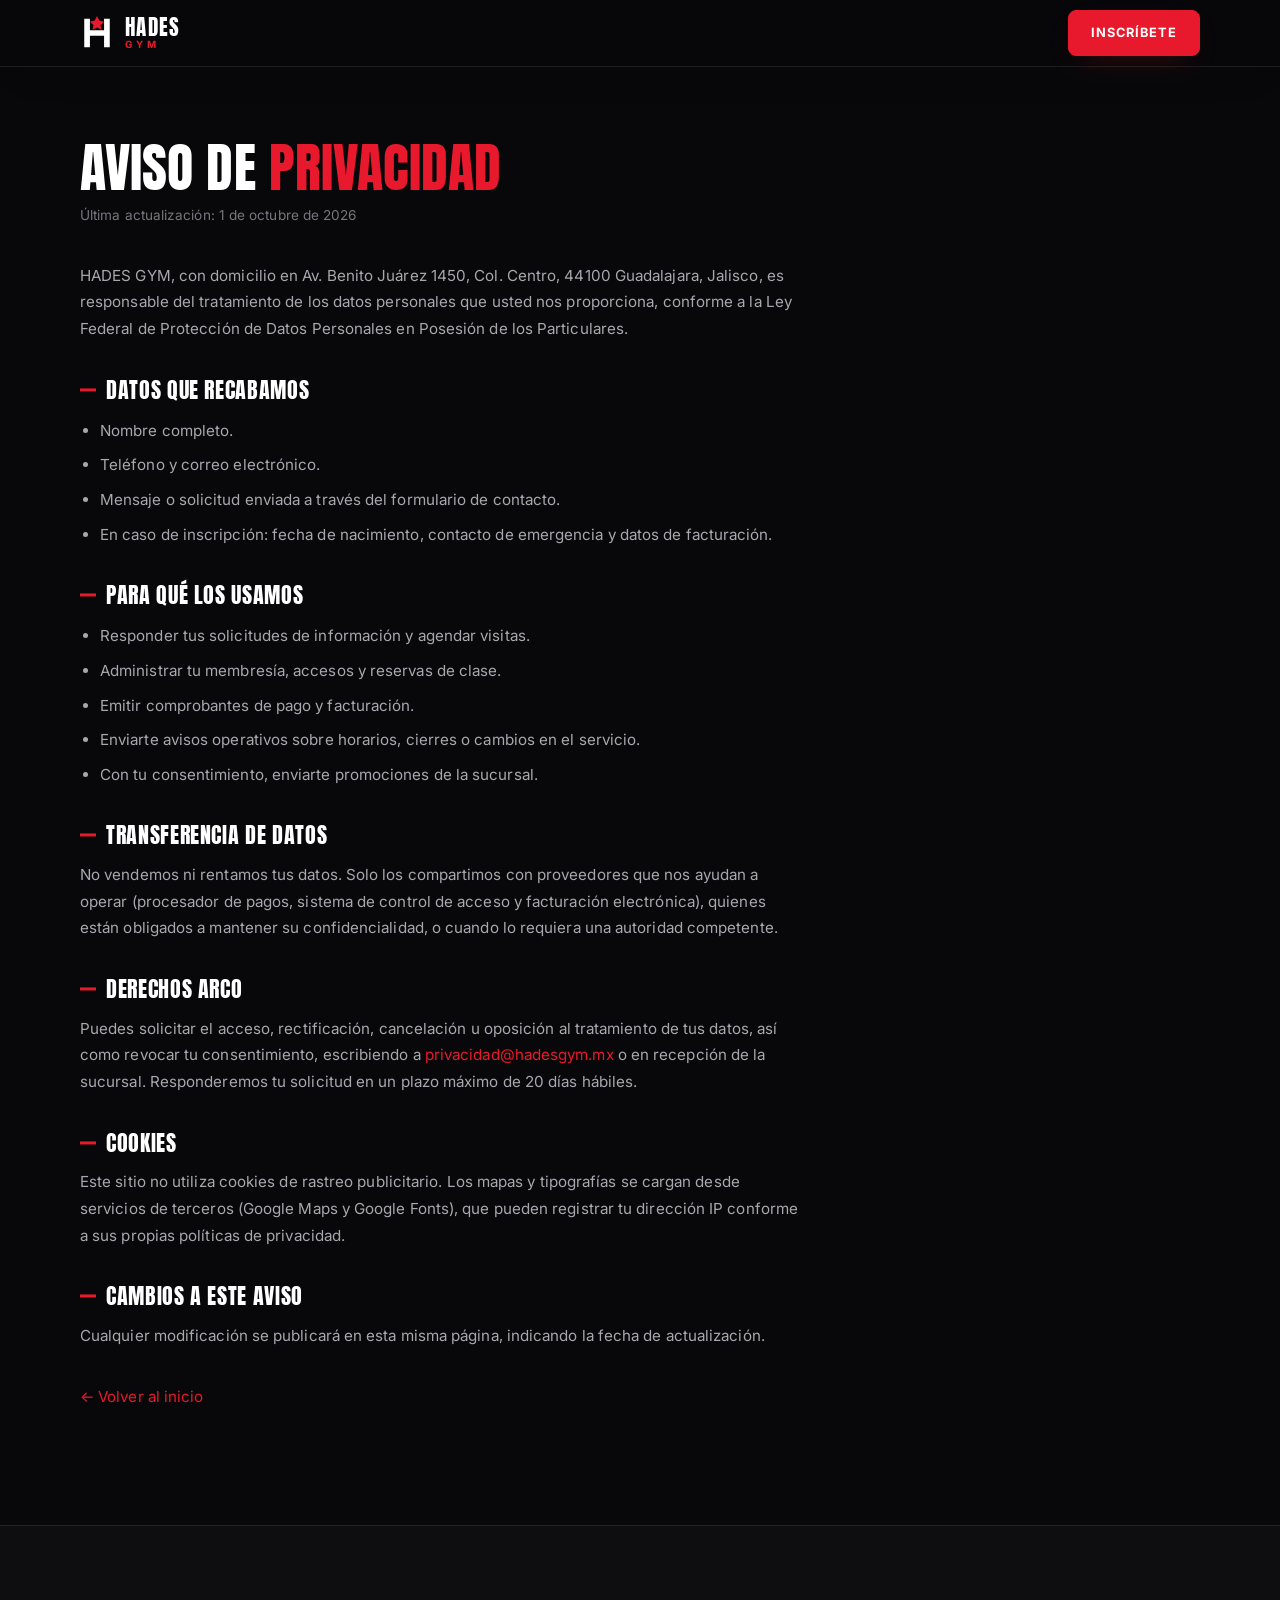
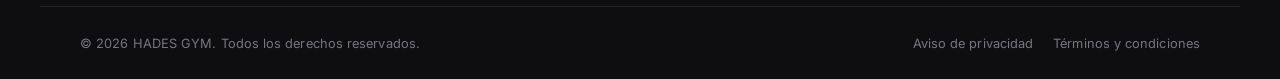
<file: aviso-privacidad.html>
<!DOCTYPE html>
<html lang="es-MX">
<head>
<meta charset="UTF-8">
<meta name="viewport" content="width=device-width, initial-scale=1">
<title>Aviso de privacidad | HADES GYM</title>
<meta name="description" content="Aviso de privacidad de HADES GYM, sucursal Centro, Guadalajara.">
<meta name="robots" content="noindex">
<meta name="theme-color" content="#0A0A0B">
<link rel="icon" href="assets/img/favicon.svg" type="image/svg+xml">
<link rel="preconnect" href="https://fonts.googleapis.com">
<link rel="preconnect" href="https://fonts.gstatic.com" crossorigin>
<link href="https://fonts.googleapis.com/css2?family=Anton&family=Inter:wght@400;500;600;700;800&display=swap" rel="stylesheet">
<link rel="stylesheet" href="assets/css/styles.css">
</head>
<body>
<a class="skip-link" href="#main">Saltar al contenido</a>

<header class="site-header is-stuck">
  <div class="shell header__inner">
    <a class="brand" href="index.html" aria-label="HADES GYM, ir al inicio">
      <svg class="brand__mark" viewBox="0 0 48 48" aria-hidden="true" focusable="false">
        <path d="M6 4h8v16h20V4h8v40h-8V28H14v16H6z" fill="currentColor"/>
        <path d="M24 0l3.2 6.4L34 8l-5 4.6 1.3 6.9L24 16.2 17.7 19.5 19 12.6 14 8l6.8-1.6z" fill="var(--red)"/>
      </svg>
      <span class="brand__text"><strong>HADES</strong><em>GYM</em></span>
    </a>
    <nav class="nav" aria-label="Navegación">
      <a class="btn btn--primary nav__cta" href="index.html#planes">Inscríbete</a>
    </nav>
  </div>
</header>

<main id="main" class="legal">
  <div class="shell">
    <h1 class="legal__title">Aviso de <span class="txt-red">privacidad</span></h1>
    <p class="legal__date">Última actualización: 1 de octubre de 2026</p>

    <div class="legal__body">
      <p>
        HADES GYM, con domicilio en Av. Benito Juárez 1450, Col. Centro, 44100 Guadalajara, Jalisco,
        es responsable del tratamiento de los datos personales que usted nos proporciona, conforme a la
        Ley Federal de Protección de Datos Personales en Posesión de los Particulares.
      </p>

      <h2>Datos que recabamos</h2>
      <ul>
        <li>Nombre completo.</li>
        <li>Teléfono y correo electrónico.</li>
        <li>Mensaje o solicitud enviada a través del formulario de contacto.</li>
        <li>En caso de inscripción: fecha de nacimiento, contacto de emergencia y datos de facturación.</li>
      </ul>

      <h2>Para qué los usamos</h2>
      <ul>
        <li>Responder tus solicitudes de información y agendar visitas.</li>
        <li>Administrar tu membresía, accesos y reservas de clase.</li>
        <li>Emitir comprobantes de pago y facturación.</li>
        <li>Enviarte avisos operativos sobre horarios, cierres o cambios en el servicio.</li>
        <li>Con tu consentimiento, enviarte promociones de la sucursal.</li>
      </ul>

      <h2>Transferencia de datos</h2>
      <p>
        No vendemos ni rentamos tus datos. Solo los compartimos con proveedores que nos ayudan a operar
        (procesador de pagos, sistema de control de acceso y facturación electrónica), quienes están
        obligados a mantener su confidencialidad, o cuando lo requiera una autoridad competente.
      </p>

      <h2>Derechos ARCO</h2>
      <p>
        Puedes solicitar el acceso, rectificación, cancelación u oposición al tratamiento de tus datos,
        así como revocar tu consentimiento, escribiendo a
        <a href="mailto:privacidad@hadesgym.mx">privacidad@hadesgym.mx</a> o en recepción de la sucursal.
        Responderemos tu solicitud en un plazo máximo de 20 días hábiles.
      </p>

      <h2>Cookies</h2>
      <p>
        Este sitio no utiliza cookies de rastreo publicitario. Los mapas y tipografías se cargan desde
        servicios de terceros (Google Maps y Google Fonts), que pueden registrar tu dirección IP conforme
        a sus propias políticas de privacidad.
      </p>

      <h2>Cambios a este aviso</h2>
      <p>
        Cualquier modificación se publicará en esta misma página, indicando la fecha de actualización.
      </p>

      <p style="margin-top:34px"><a href="index.html">&larr; Volver al inicio</a></p>
    </div>
  </div>
</main>

<footer class="footer">
  <div class="shell footer__bottom">
    <p>© <span id="year">2026</span> HADES GYM. Todos los derechos reservados.</p>
    <ul>
      <li><a href="aviso-privacidad.html">Aviso de privacidad</a></li>
      <li><a href="terminos.html">Términos y condiciones</a></li>
    </ul>
  </div>
</footer>

<script>document.getElementById('year').textContent = new Date().getFullYear();</script>
</body>
</html>
</file>
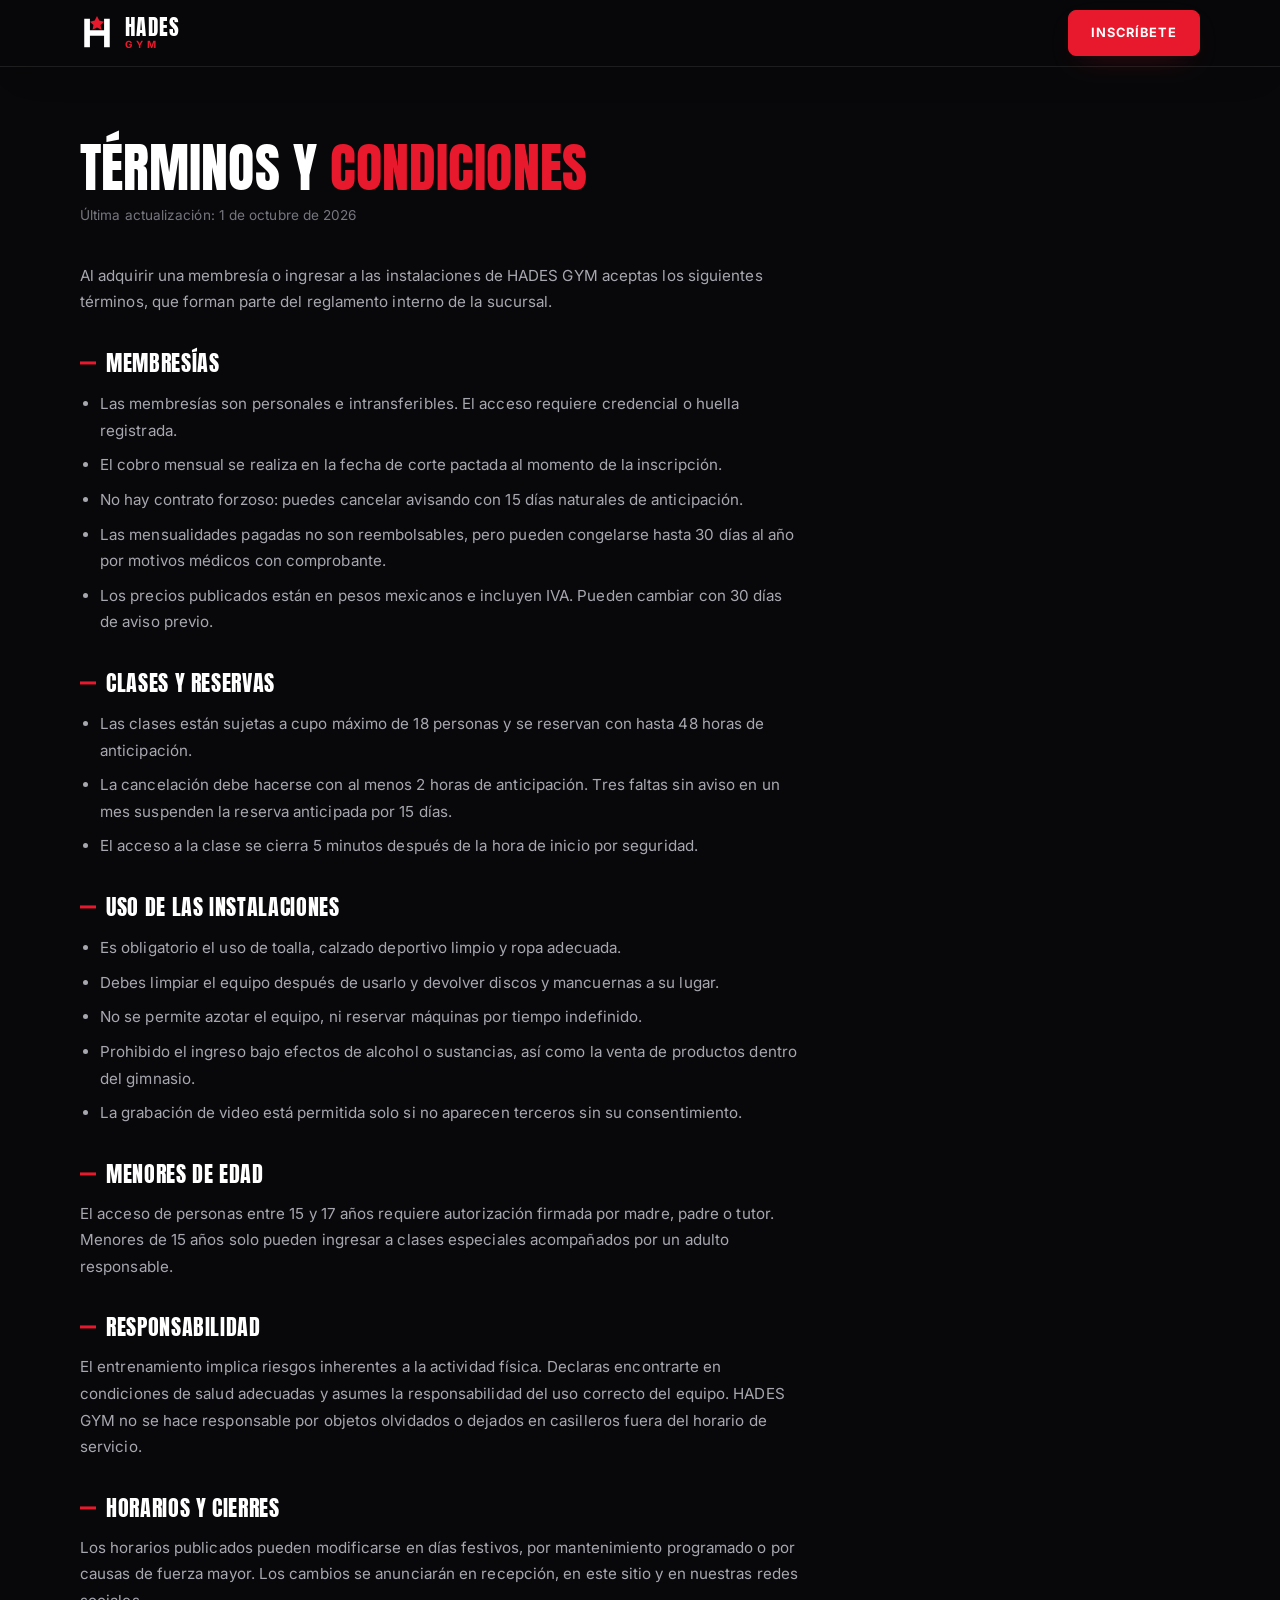
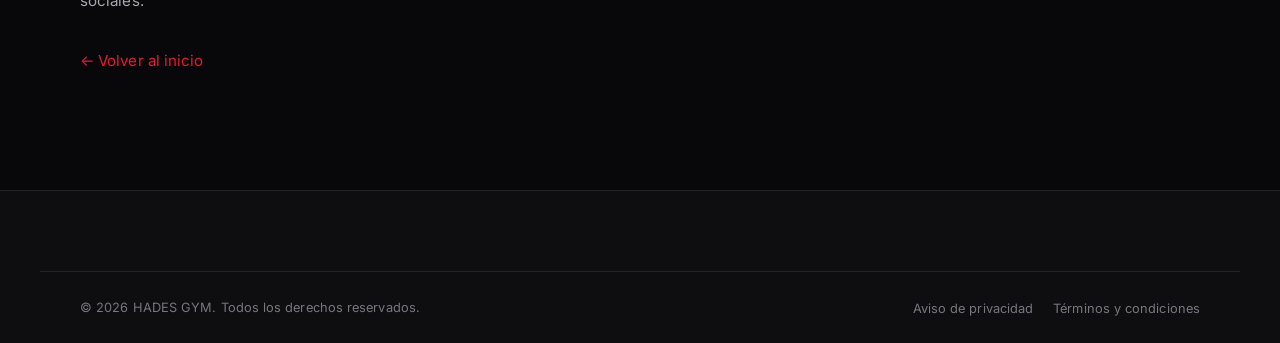
<file: terminos.html>
<!DOCTYPE html>
<html lang="es-MX">
<head>
<meta charset="UTF-8">
<meta name="viewport" content="width=device-width, initial-scale=1">
<title>Términos y condiciones | HADES GYM</title>
<meta name="description" content="Términos y condiciones de uso y reglamento de HADES GYM, sucursal Centro, Guadalajara.">
<meta name="robots" content="noindex">
<meta name="theme-color" content="#0A0A0B">
<link rel="icon" href="assets/img/favicon.svg" type="image/svg+xml">
<link rel="preconnect" href="https://fonts.googleapis.com">
<link rel="preconnect" href="https://fonts.gstatic.com" crossorigin>
<link href="https://fonts.googleapis.com/css2?family=Anton&family=Inter:wght@400;500;600;700;800&display=swap" rel="stylesheet">
<link rel="stylesheet" href="assets/css/styles.css">
</head>
<body>
<a class="skip-link" href="#main">Saltar al contenido</a>

<header class="site-header is-stuck">
  <div class="shell header__inner">
    <a class="brand" href="index.html" aria-label="HADES GYM, ir al inicio">
      <svg class="brand__mark" viewBox="0 0 48 48" aria-hidden="true" focusable="false">
        <path d="M6 4h8v16h20V4h8v40h-8V28H14v16H6z" fill="currentColor"/>
        <path d="M24 0l3.2 6.4L34 8l-5 4.6 1.3 6.9L24 16.2 17.7 19.5 19 12.6 14 8l6.8-1.6z" fill="var(--red)"/>
      </svg>
      <span class="brand__text"><strong>HADES</strong><em>GYM</em></span>
    </a>
    <nav class="nav" aria-label="Navegación">
      <a class="btn btn--primary nav__cta" href="index.html#planes">Inscríbete</a>
    </nav>
  </div>
</header>

<main id="main" class="legal">
  <div class="shell">
    <h1 class="legal__title">Términos y <span class="txt-red">condiciones</span></h1>
    <p class="legal__date">Última actualización: 1 de octubre de 2026</p>

    <div class="legal__body">
      <p>
        Al adquirir una membresía o ingresar a las instalaciones de HADES GYM aceptas los siguientes
        términos, que forman parte del reglamento interno de la sucursal.
      </p>

      <h2>Membresías</h2>
      <ul>
        <li>Las membresías son personales e intransferibles. El acceso requiere credencial o huella registrada.</li>
        <li>El cobro mensual se realiza en la fecha de corte pactada al momento de la inscripción.</li>
        <li>No hay contrato forzoso: puedes cancelar avisando con 15 días naturales de anticipación.</li>
        <li>Las mensualidades pagadas no son reembolsables, pero pueden congelarse hasta 30 días al año por motivos médicos con comprobante.</li>
        <li>Los precios publicados están en pesos mexicanos e incluyen IVA. Pueden cambiar con 30 días de aviso previo.</li>
      </ul>

      <h2>Clases y reservas</h2>
      <ul>
        <li>Las clases están sujetas a cupo máximo de 18 personas y se reservan con hasta 48 horas de anticipación.</li>
        <li>La cancelación debe hacerse con al menos 2 horas de anticipación. Tres faltas sin aviso en un mes suspenden la reserva anticipada por 15 días.</li>
        <li>El acceso a la clase se cierra 5 minutos después de la hora de inicio por seguridad.</li>
      </ul>

      <h2>Uso de las instalaciones</h2>
      <ul>
        <li>Es obligatorio el uso de toalla, calzado deportivo limpio y ropa adecuada.</li>
        <li>Debes limpiar el equipo después de usarlo y devolver discos y mancuernas a su lugar.</li>
        <li>No se permite azotar el equipo, ni reservar máquinas por tiempo indefinido.</li>
        <li>Prohibido el ingreso bajo efectos de alcohol o sustancias, así como la venta de productos dentro del gimnasio.</li>
        <li>La grabación de video está permitida solo si no aparecen terceros sin su consentimiento.</li>
      </ul>

      <h2>Menores de edad</h2>
      <p>
        El acceso de personas entre 15 y 17 años requiere autorización firmada por madre, padre o tutor.
        Menores de 15 años solo pueden ingresar a clases especiales acompañados por un adulto responsable.
      </p>

      <h2>Responsabilidad</h2>
      <p>
        El entrenamiento implica riesgos inherentes a la actividad física. Declaras encontrarte en
        condiciones de salud adecuadas y asumes la responsabilidad del uso correcto del equipo.
        HADES GYM no se hace responsable por objetos olvidados o dejados en casilleros fuera del horario de servicio.
      </p>

      <h2>Horarios y cierres</h2>
      <p>
        Los horarios publicados pueden modificarse en días festivos, por mantenimiento programado o por
        causas de fuerza mayor. Los cambios se anunciarán en recepción, en este sitio y en nuestras redes sociales.
      </p>

      <p style="margin-top:34px"><a href="index.html">&larr; Volver al inicio</a></p>
    </div>
  </div>
</main>

<footer class="footer">
  <div class="shell footer__bottom">
    <p>© <span id="year">2026</span> HADES GYM. Todos los derechos reservados.</p>
    <ul>
      <li><a href="aviso-privacidad.html">Aviso de privacidad</a></li>
      <li><a href="terminos.html">Términos y condiciones</a></li>
    </ul>
  </div>
</footer>

<script>document.getElementById('year').textContent = new Date().getFullYear();</script>
</body>
</html>
</file>
<file: assets/css/styles.css>
/* =========================================================
   HADES GYM — Sistema visual
   Negro / Rojo / Blanco · Mobile first
   ========================================================= */

:root{
  --black:#08080A;
  --ink:#0E0E11;
  --panel:#141418;
  --panel-2:#1B1B20;
  --line:rgba(255,255,255,.09);
  --line-strong:rgba(255,255,255,.18);

  --white:#FFFFFF;
  --mute:#A7A7B0;
  --mute-2:#76767F;

  --red:#E8192C;
  --red-hi:#FF3242;
  --red-deep:#A20E1D;
  --red-glow:rgba(232,25,44,.35);

  --shell:1200px;
  --gap:clamp(16px,4vw,32px);
  --sec-y:clamp(64px,9vw,128px);

  --r-sm:8px;
  --r:14px;
  --r-lg:22px;

  --ease:cubic-bezier(.22,.78,.3,1);
  --t:.45s var(--ease);

  --font-display:'Anton',Impact,'Arial Narrow',sans-serif;
  --font-body:'Inter',system-ui,-apple-system,'Segoe UI',Roboto,sans-serif;
}

*,*::before,*::after{box-sizing:border-box}

html{scroll-behavior:smooth;scroll-padding-top:84px;-webkit-text-size-adjust:100%}

body{
  margin:0;
  background:var(--black);
  color:var(--white);
  font-family:var(--font-body);
  font-size:clamp(15px,1.6vw,16.5px);
  line-height:1.65;
  letter-spacing:.005em;
  overflow-x:hidden;
  -webkit-font-smoothing:antialiased;
}

body.is-locked{overflow:hidden}

img,svg,iframe{display:block;max-width:100%}
img{height:auto}
a{color:inherit;text-decoration:none}
button{font:inherit;color:inherit}

h1,h2,h3,h4{margin:0;font-weight:700;line-height:1.05}

::selection{background:var(--red);color:#fff}

.shell{width:100%;max-width:var(--shell);margin-inline:auto;padding-inline:clamp(18px,5vw,40px)}

.sr-only{position:absolute;width:1px;height:1px;padding:0;margin:-1px;overflow:hidden;clip:rect(0 0 0 0);white-space:nowrap;border:0}

.skip-link{
  position:fixed;top:-100px;left:16px;z-index:200;
  background:var(--red);color:#fff;padding:12px 18px;border-radius:0 0 var(--r-sm) var(--r-sm);
  font-weight:700;transition:top .25s var(--ease);
}
.skip-link:focus{top:0}

:focus-visible{outline:2px solid var(--red-hi);outline-offset:3px;border-radius:4px}

.txt-red{color:var(--red)}

/* ---------------- Botones ---------------- */
.btn{
  --btn-bg:transparent;--btn-fg:var(--white);--btn-bd:var(--line-strong);
  position:relative;display:inline-flex;align-items:center;justify-content:center;gap:10px;
  min-height:50px;padding:14px 26px;
  background:var(--btn-bg);color:var(--btn-fg);
  border:1px solid var(--btn-bd);border-radius:var(--r-sm);
  font-family:var(--font-body);font-weight:700;font-size:.9rem;
  letter-spacing:.08em;text-transform:uppercase;
  cursor:pointer;overflow:hidden;isolation:isolate;
  transition:transform .25s var(--ease),border-color var(--t),background-color var(--t),color var(--t),box-shadow var(--t);
}
.btn::after{
  content:"";position:absolute;inset:0;z-index:-1;
  background:linear-gradient(100deg,var(--red-hi),var(--red) 55%,var(--red-deep));
  transform:translateY(101%);transition:transform .4s var(--ease);
}
.btn:hover{transform:translateY(-2px)}
.btn:active{transform:translateY(0)}

.btn--primary{--btn-bg:var(--red);--btn-bd:var(--red);box-shadow:0 10px 30px -14px var(--red-glow)}
.btn--primary:hover{box-shadow:0 16px 40px -14px var(--red-glow)}
.btn--primary::after{transform:translateY(0);opacity:0;transition:opacity .35s var(--ease)}
.btn--primary:hover::after{opacity:1}

.btn--outline{--btn-bd:var(--line-strong)}
.btn--outline:hover{--btn-fg:#fff;--btn-bd:var(--red)}
.btn--outline:hover::after{transform:translateY(0)}

.btn--ghost{--btn-bd:rgba(255,255,255,.28);backdrop-filter:blur(6px);background:rgba(255,255,255,.04)}
.btn--ghost:hover{--btn-bd:#fff}

.btn--light{--btn-bg:#fff;--btn-fg:#0A0A0B;--btn-bd:#fff}
.btn--light:hover{--btn-fg:#fff}
.btn--light:hover::after{transform:translateY(0)}

.btn--lg{min-height:58px;padding:17px 32px;font-size:.95rem}
.btn--block{display:flex;width:100%}

/* ---------------- Header ---------------- */
.site-header{
  position:fixed;inset:0 0 auto 0;z-index:100;
  background:linear-gradient(180deg,rgba(8,8,10,.92),rgba(8,8,10,0));
  transition:background-color .35s var(--ease),box-shadow .35s var(--ease),backdrop-filter .35s var(--ease);
}
.site-header.is-stuck{
  background:rgba(8,8,10,.86);
  backdrop-filter:saturate(1.3) blur(14px);
  box-shadow:0 1px 0 var(--line),0 18px 40px -30px #000;
}
.header__inner{display:flex;align-items:center;gap:20px;height:76px}
.site-header.is-stuck .header__inner{height:66px;transition:height .35s var(--ease)}

.brand{display:flex;align-items:center;gap:11px;color:#fff;flex:0 0 auto}
.brand__mark{width:34px;height:34px;color:#fff;overflow:visible}
.brand__text{display:flex;flex-direction:column;line-height:.9}
.brand__text strong{font-family:var(--font-display);font-size:1.32rem;letter-spacing:.06em;font-weight:400}
.brand__text em{
  font-style:normal;font-size:.62rem;font-weight:700;letter-spacing:.42em;
  color:var(--red);margin-top:3px;
}

.nav{margin-left:auto;display:flex;align-items:center;gap:clamp(14px,2.4vw,34px)}
.nav__list{display:flex;align-items:center;gap:clamp(12px,2vw,28px);list-style:none;margin:0;padding:0}
.nav__link{
  position:relative;padding:8px 2px;font-size:.84rem;font-weight:600;
  letter-spacing:.1em;text-transform:uppercase;color:var(--mute);
  transition:color .25s var(--ease);
}
.nav__link::after{
  content:"";position:absolute;left:0;bottom:0;height:2px;width:100%;
  background:var(--red);transform:scaleX(0);transform-origin:right;
  transition:transform .35s var(--ease);
}
.nav__link:hover,.nav__link.is-active{color:#fff}
.nav__link:hover::after,.nav__link.is-active::after{transform:scaleX(1);transform-origin:left}
.nav__cta{min-height:44px;padding:11px 22px;font-size:.8rem}

.burger{
  display:none;margin-left:auto;width:46px;height:46px;
  background:transparent;border:1px solid var(--line-strong);border-radius:var(--r-sm);
  position:relative;z-index:101;cursor:pointer;
}
.burger span{
  position:absolute;left:13px;width:20px;height:2px;background:#fff;border-radius:2px;
  transition:transform .3s var(--ease),opacity .2s var(--ease),width .3s var(--ease);
}
.burger span:nth-child(1){top:16px}
.burger span:nth-child(2){top:22px;width:14px}
.burger span:nth-child(3){top:28px}
.burger[aria-expanded="true"] span:nth-child(1){transform:translateY(6px) rotate(45deg)}
.burger[aria-expanded="true"] span:nth-child(2){opacity:0}
.burger[aria-expanded="true"] span:nth-child(3){transform:translateY(-6px) rotate(-45deg)}

.nav-scrim{position:fixed;inset:0;z-index:98;background:rgba(0,0,0,.6);backdrop-filter:blur(3px)}

/* ---------------- Hero ---------------- */
.hero{
  position:relative;min-height:100svh;display:flex;align-items:flex-end;
  padding:140px 0 clamp(48px,8vw,86px);overflow:hidden;isolation:isolate;
}
.hero__media{position:absolute;inset:0;z-index:-2}
.hero__media img{width:100%;height:100%;object-fit:cover;object-position:50% 35%;filter:saturate(.75) contrast(1.08)}
.hero__media::after{
  content:"";position:absolute;inset:0;
  background:
    radial-gradient(90% 70% at 15% 95%,rgba(232,25,44,.30),transparent 60%),
    linear-gradient(180deg,rgba(8,8,10,.86) 0%,rgba(8,8,10,.45) 35%,rgba(8,8,10,.92) 88%,var(--black) 100%);
}
.hero__grain{
  position:absolute;inset:0;z-index:-1;opacity:.5;pointer-events:none;
  background-image:repeating-linear-gradient(0deg,rgba(255,255,255,.035) 0 1px,transparent 1px 3px);
}

.hero__inner{position:relative}

.eyebrow{
  display:inline-flex;align-items:center;gap:10px;margin:0 0 18px;
  font-size:.72rem;font-weight:700;letter-spacing:.3em;text-transform:uppercase;color:var(--red);
}
.eyebrow::before{content:"";width:34px;height:2px;background:var(--red);transform:skewX(-30deg)}

.hero__title{
  font-family:var(--font-display);font-weight:400;
  font-size:clamp(2.9rem,9.2vw,6.6rem);
  line-height:.92;letter-spacing:.005em;text-transform:uppercase;
  margin:0 0 20px;text-wrap:balance;
  text-shadow:0 18px 50px rgba(0,0,0,.6);
}
.hero__lead{max-width:58ch;margin:0 0 32px;color:#D6D6DC;font-size:clamp(1rem,2vw,1.12rem)}
.hero__actions{display:flex;flex-wrap:wrap;gap:14px;margin-bottom:clamp(36px,6vw,58px)}

.hero__facts{
  display:grid;grid-template-columns:repeat(auto-fit,minmax(200px,1fr));
  gap:1px;list-style:none;margin:0;padding:0;
  background:var(--line);border:1px solid var(--line);border-radius:var(--r);overflow:hidden;
}
.hero__facts li{
  display:flex;align-items:center;gap:13px;padding:18px 20px;
  background:rgba(12,12,15,.72);backdrop-filter:blur(10px);
  transition:background-color .35s var(--ease);
}
.hero__facts li:hover{background:rgba(232,25,44,.12)}
.hero__facts svg{width:21px;height:21px;flex:0 0 auto;fill:var(--red)}
.hero__facts span{display:block;font-size:.68rem;letter-spacing:.2em;text-transform:uppercase;color:var(--mute-2)}
.hero__facts strong{display:block;font-size:.92rem;font-weight:600;line-height:1.3}

.hero__scroll{
  position:absolute;left:50%;bottom:18px;translate:-50% 0;
  width:26px;height:42px;border:1.5px solid rgba(255,255,255,.3);border-radius:14px;
  display:grid;place-items:start center;padding-top:8px;
}
.hero__scroll span{width:3px;height:8px;border-radius:2px;background:var(--red);animation:scrolldot 1.8s var(--ease) infinite}
@keyframes scrolldot{0%{transform:translateY(0);opacity:0}30%{opacity:1}70%{transform:translateY(16px);opacity:0}100%{opacity:0}}

/* ---------------- Marquee ---------------- */
.marquee{
  background:var(--red);color:#fff;overflow:hidden;
  border-block:1px solid rgba(0,0,0,.25);
}
.marquee__track{
  display:flex;align-items:center;gap:26px;width:max-content;
  padding:13px 0;animation:marquee 32s linear infinite;
}
.marquee__track span{font-family:var(--font-display);font-size:.98rem;letter-spacing:.18em;text-transform:uppercase}
.marquee__track i{font-style:normal;font-size:.6rem;opacity:.65}
@keyframes marquee{from{transform:translateX(0)}to{transform:translateX(-50%)}}

/* ---------------- Secciones ---------------- */
.section{position:relative;padding-block:var(--sec-y)}
.section--dark{background:var(--ink)}
.section--dark::before{
  content:"";position:absolute;inset:0;pointer-events:none;
  background:radial-gradient(60% 40% at 90% 0%,rgba(232,25,44,.08),transparent 70%);
}
.section--sucursal{background:var(--black)}
.section > .shell{position:relative}

.section__head{max-width:62ch;margin-bottom:clamp(36px,5vw,62px)}
.section__title{
  font-family:var(--font-display);font-weight:400;text-transform:uppercase;
  font-size:clamp(2.1rem,5.6vw,3.9rem);line-height:.98;letter-spacing:.01em;
  margin:0 0 16px;text-wrap:balance;
}
.section__lead{margin:0;color:var(--mute);font-size:clamp(.98rem,1.8vw,1.06rem);max-width:60ch}

/* ---------------- Sucursal ---------------- */
.branch{display:grid;gap:clamp(26px,4vw,48px);align-items:start}

.branch__name{
  font-family:var(--font-display);font-weight:400;text-transform:uppercase;
  font-size:clamp(1.6rem,4vw,2.3rem);letter-spacing:.02em;margin-bottom:22px;
}
.branch__name span{color:var(--red)}

.datalist{list-style:none;margin:0 0 28px;padding:0;border-top:1px solid var(--line)}
.datalist li{display:grid;grid-template-columns:120px 1fr;gap:16px;padding:16px 0;border-bottom:1px solid var(--line)}
.datalist__k{font-size:.7rem;letter-spacing:.2em;text-transform:uppercase;color:var(--mute-2);padding-top:3px}
.datalist__v{color:#E6E6EB;font-size:.98rem}
.datalist__v a{color:var(--red);font-weight:600;border-bottom:1px solid transparent;transition:border-color .25s var(--ease)}
.datalist__v a:hover{border-color:var(--red)}

.branch__actions{display:flex;flex-wrap:wrap;gap:12px;margin-bottom:28px}

.amenities{display:grid;grid-template-columns:repeat(auto-fit,minmax(190px,1fr));gap:10px 18px;list-style:none;margin:0;padding:0}
.amenities li{position:relative;padding-left:24px;font-size:.9rem;color:var(--mute)}
.amenities li::before{
  content:"";position:absolute;left:0;top:.55em;width:10px;height:10px;
  background:var(--red);clip-path:polygon(50% 0,100% 50%,50% 100%,0 50%);
}

.branch__media{display:grid;grid-template-columns:repeat(2,1fr);gap:12px}
.branch__photo{margin:0;border-radius:var(--r);overflow:hidden;background:var(--panel);aspect-ratio:4/3}
.branch__photo--big{grid-column:1/-1;aspect-ratio:16/9}
.branch__photo img{width:100%;height:100%;object-fit:cover;transition:transform .7s var(--ease),filter .5s var(--ease);filter:saturate(.8)}
.branch__photo:hover img{transform:scale(1.06);filter:saturate(1.05)}

.map{grid-column:1/-1;border-radius:var(--r);overflow:hidden;border:1px solid var(--line);background:var(--panel)}
.map iframe{width:100%;height:280px;border:0}

/* ---------------- Stats ---------------- */
.stats{
  display:grid;grid-template-columns:repeat(auto-fit,minmax(150px,1fr));gap:1px;
  list-style:none;margin:clamp(40px,6vw,70px) 0 0;padding:0;
  background:var(--line);border:1px solid var(--line);border-radius:var(--r);overflow:hidden;
}
.stats li{background:var(--ink);padding:26px 22px;text-align:center}
.stats strong{
  display:block;font-family:var(--font-display);font-weight:400;
  font-size:clamp(2rem,5vw,2.9rem);line-height:1;color:var(--red);letter-spacing:.01em;
}
.stats span{display:block;margin-top:8px;font-size:.78rem;letter-spacing:.14em;text-transform:uppercase;color:var(--mute-2)}

/* ---------------- Tarjetas de instalaciones ---------------- */
.grid-cards{display:grid;grid-template-columns:repeat(auto-fill,minmax(260px,1fr));gap:clamp(14px,2vw,22px)}

.fcard{
  position:relative;border:1px solid var(--line);border-radius:var(--r);overflow:hidden;
  background:var(--panel);
  transition:transform .4s var(--ease),border-color .4s var(--ease),box-shadow .4s var(--ease);
}
.fcard::after{
  content:"";position:absolute;left:0;right:0;bottom:0;height:3px;background:var(--red);
  transform:scaleX(0);transform-origin:left;transition:transform .45s var(--ease);
}
.fcard:hover{transform:translateY(-6px);border-color:var(--line-strong);box-shadow:0 26px 50px -30px #000}
.fcard:hover::after{transform:scaleX(1)}

.fcard__img{aspect-ratio:3/2;overflow:hidden;background:#101014}
.fcard__img img{
  width:100%;height:100%;object-fit:cover;
  filter:grayscale(.55) contrast(1.05);
  transition:transform .75s var(--ease),filter .55s var(--ease);
}
.fcard:hover .fcard__img img{transform:scale(1.07);filter:grayscale(0) contrast(1.05)}

.fcard__body{padding:20px 22px 26px}
.fcard__body h3{
  font-family:var(--font-display);font-weight:400;text-transform:uppercase;
  font-size:1.22rem;letter-spacing:.03em;margin-bottom:8px;
}
.fcard__body p{margin:0;color:var(--mute);font-size:.9rem;line-height:1.6}

/* ---------------- Planes ---------------- */
.plans{display:grid;grid-template-columns:repeat(auto-fit,minmax(285px,1fr));gap:clamp(16px,2.2vw,24px);align-items:start}

.plan{
  position:relative;display:flex;flex-direction:column;
  padding:clamp(26px,3vw,34px);
  border:1px solid var(--line);border-radius:var(--r-lg);background:var(--panel);
  transition:transform .4s var(--ease),border-color .4s var(--ease),box-shadow .4s var(--ease);
}
.plan:hover{transform:translateY(-5px);border-color:var(--line-strong)}

.plan--featured{
  border-color:var(--red);
  background:linear-gradient(180deg,rgba(232,25,44,.1),rgba(20,20,24,.9) 42%);
  box-shadow:0 30px 70px -40px var(--red-glow);
}
.plan--featured:hover{box-shadow:0 36px 80px -38px var(--red-glow)}

.plan__badge{
  position:absolute;top:-12px;left:clamp(26px,3vw,34px);
  background:var(--red);color:#fff;padding:6px 14px;border-radius:999px;
  font-size:.66rem;font-weight:800;letter-spacing:.2em;text-transform:uppercase;
}
.plan__head{margin-bottom:18px}
.plan__name{
  font-family:var(--font-display);font-weight:400;text-transform:uppercase;
  font-size:1.65rem;letter-spacing:.04em;margin-bottom:8px;
}
.plan__desc{margin:0;color:var(--mute);font-size:.88rem;line-height:1.55}

.plan__price{
  display:flex;align-items:baseline;gap:4px;margin:0 0 4px;
  font-family:var(--font-display);font-weight:400;font-size:clamp(2.7rem,6vw,3.4rem);line-height:1;
}
.plan__cur{font-size:.45em;color:var(--red);translate:0 -.55em}
.plan__per{font-family:var(--font-body);font-size:.95rem;font-weight:600;color:var(--mute-2);letter-spacing:.02em}
.plan__billing{margin:0 0 22px;font-size:.8rem;color:var(--mute-2);letter-spacing:.04em}
.plan__billing strong{color:var(--red)}

.plan__list{list-style:none;margin:0 0 26px;padding:0;display:grid;gap:11px}
.plan__list li{position:relative;padding-left:28px;font-size:.9rem;color:#DEDEE4}
.plan__list li::before{
  content:"";position:absolute;left:0;top:.42em;width:16px;height:16px;border-radius:50%;
  background:rgba(232,25,44,.16);
  box-shadow:inset 0 0 0 1px rgba(232,25,44,.5);
}
.plan__list li::after{
  content:"";position:absolute;left:5px;top:.72em;width:6px;height:3px;
  border-left:1.6px solid var(--red);border-bottom:1.6px solid var(--red);
  transform:rotate(-45deg);
}
.plan__list li.is-off{color:var(--mute-2);text-decoration:line-through;text-decoration-color:rgba(255,255,255,.2)}
.plan__list li.is-off::before{background:rgba(255,255,255,.05);box-shadow:inset 0 0 0 1px rgba(255,255,255,.14)}
.plan__list li.is-off::after{display:none}

.plan .btn{margin-top:auto}
.plan__note{margin:14px 0 0;font-size:.74rem;color:var(--mute-2);line-height:1.5}

.plans__extra{
  display:flex;flex-wrap:wrap;align-items:center;justify-content:space-between;gap:20px;
  margin-top:clamp(22px,3vw,32px);padding:clamp(22px,3vw,30px);
  border:1px dashed var(--line-strong);border-radius:var(--r-lg);background:rgba(255,255,255,.02);
}
.plans__extra h4{font-size:1.05rem;margin-bottom:4px}
.plans__extra p{margin:0;color:var(--mute);font-size:.92rem}
.plans__extra strong{color:#fff}

/* ---------------- Clases ---------------- */
.filters{display:flex;flex-wrap:wrap;gap:9px;margin-bottom:clamp(22px,3vw,32px)}
.chip{
  padding:10px 18px;border:1px solid var(--line-strong);border-radius:999px;background:transparent;
  font-size:.8rem;font-weight:700;letter-spacing:.1em;text-transform:uppercase;color:var(--mute);
  cursor:pointer;transition:all .28s var(--ease);
}
.chip:hover{color:#fff;border-color:#fff}
.chip.is-active{background:var(--red);border-color:var(--red);color:#fff}

.classes{display:grid;grid-template-columns:repeat(auto-fill,minmax(300px,1fr));gap:12px}

.class{
  display:grid;grid-template-columns:auto 1fr auto;align-items:center;gap:18px;
  padding:18px 20px;border:1px solid var(--line);border-left:3px solid var(--red);
  border-radius:var(--r);background:var(--panel);
  transition:transform .35s var(--ease),background-color .35s var(--ease),border-color .35s var(--ease);
}
.class:hover{transform:translateX(4px);background:var(--panel-2);border-color:var(--line-strong);border-left-color:var(--red-hi)}
.class.is-hidden{display:none}

.class__time{text-align:center;min-width:62px}
.class__time strong{display:block;font-family:var(--font-display);font-weight:400;font-size:1.32rem;letter-spacing:.02em}
.class__time span{display:block;font-size:.68rem;letter-spacing:.1em;text-transform:uppercase;color:var(--mute-2);margin-top:2px}

.class__main h3{font-size:1.02rem;font-weight:700;margin-bottom:3px}
.class__coach{margin:0;font-size:.82rem;color:var(--red);font-weight:600}
.class__days{margin:2px 0 0;font-size:.78rem;color:var(--mute-2)}

.level{
  font-size:.64rem;font-weight:800;letter-spacing:.14em;text-transform:uppercase;
  padding:6px 11px;border-radius:999px;white-space:nowrap;
  border:1px solid currentColor;
}
.level--low{color:#7FD38A}
.level--mid{color:#F2B53C}
.level--high{color:var(--red-hi)}
.level--all{color:var(--mute)}

.classes__empty{margin:26px 0 0;color:var(--mute);font-size:.95rem}

/* ---------------- Horarios ---------------- */
.hours{display:grid;grid-template-columns:repeat(auto-fit,minmax(290px,1fr));gap:clamp(14px,2vw,20px);align-items:start}
.hours__card{
  padding:clamp(22px,3vw,30px);border:1px solid var(--line);border-radius:var(--r-lg);
  background:var(--panel);
}
.hours__card--alt{background:linear-gradient(180deg,rgba(232,25,44,.08),var(--panel) 45%);border-color:rgba(232,25,44,.3)}
.hours__title{
  font-family:var(--font-display);font-weight:400;text-transform:uppercase;
  font-size:1.2rem;letter-spacing:.05em;margin-bottom:18px;padding-bottom:14px;
  border-bottom:1px solid var(--line);
}
.htable{width:100%;border-collapse:collapse;font-size:.9rem}
.htable th,.htable td{padding:11px 0;text-align:left;vertical-align:top;border-bottom:1px solid var(--line)}
.htable th{font-weight:600;color:#fff;width:42%}
.htable td{color:var(--mute);text-align:right}
.htable tr:last-child th,.htable tr:last-child td{border-bottom:0}
.htable tr.is-today th{color:var(--red)}
.htable tr.is-today td{color:#fff}

.hours__status{
  margin:18px 0 0;padding:12px 14px;border-radius:var(--r-sm);
  background:rgba(255,255,255,.04);font-size:.85rem;font-weight:600;
  display:flex;align-items:center;gap:9px;
}
.hours__status::before{content:"";width:9px;height:9px;border-radius:50%;background:var(--mute-2);flex:0 0 auto}
.hours__status.is-open::before{background:#4ADE80;box-shadow:0 0 0 4px rgba(74,222,128,.18)}
.hours__status.is-closed::before{background:var(--red);box-shadow:0 0 0 4px rgba(232,25,44,.2)}

.holidays{list-style:none;margin:0;padding:0;font-size:.88rem}
.holidays li{display:flex;justify-content:space-between;gap:14px;padding:10px 0;border-bottom:1px solid var(--line)}
.holidays li:last-child{border-bottom:0}
.holidays span{color:var(--mute)}
.holidays strong{color:#fff;white-space:nowrap;font-weight:600}
.hours__foot{margin:16px 0 0;font-size:.78rem;color:var(--mute-2);line-height:1.5}

/* ---------------- Galería ---------------- */
.gallery{display:grid;grid-template-columns:repeat(4,1fr);gap:10px;grid-auto-rows:190px}
.gal{
  padding:0;border:0;background:#101014;border-radius:var(--r);overflow:hidden;cursor:zoom-in;
  position:relative;
}
.gal::after{
  content:"";position:absolute;inset:0;background:rgba(232,25,44,0);
  transition:background-color .4s var(--ease);
}
.gal:hover::after{background:rgba(232,25,44,.14)}
.gal img{width:100%;height:100%;object-fit:cover;filter:grayscale(.4);transition:transform .8s var(--ease),filter .5s var(--ease)}
.gal:hover img{transform:scale(1.08);filter:grayscale(0)}
.gal--big{grid-column:span 2;grid-row:span 2}
.gal--wide{grid-column:span 2}

/* ---------------- CTA ---------------- */
.cta{position:relative;padding-block:clamp(70px,10vw,120px);overflow:hidden;isolation:isolate;text-align:center}
.cta__bg{position:absolute;inset:0;z-index:-1}
.cta__bg img{width:100%;height:100%;object-fit:cover;filter:grayscale(.6)}
.cta__bg::after{
  content:"";position:absolute;inset:0;
  background:linear-gradient(180deg,rgba(8,8,10,.9),rgba(8,8,10,.78)),
             radial-gradient(60% 80% at 50% 110%,rgba(232,25,44,.4),transparent 65%);
}
.cta__inner{max-width:780px}
.cta__title{
  font-family:var(--font-display);font-weight:400;text-transform:uppercase;
  font-size:clamp(2rem,6vw,4rem);line-height:.98;margin-bottom:16px;text-wrap:balance;
}
.cta__lead{margin:0 auto 32px;color:#D6D6DC;max-width:56ch}
.cta__actions{display:flex;flex-wrap:wrap;gap:14px;justify-content:center}

/* ---------------- Contacto ---------------- */
.contact{display:grid;gap:clamp(24px,3.5vw,40px);align-items:start}

.contact__channels{list-style:none;margin:0 0 24px;padding:0;display:grid;gap:10px}
.contact__channels a{
  display:flex;align-items:center;gap:15px;padding:16px 18px;
  border:1px solid var(--line);border-radius:var(--r);background:var(--panel);
  transition:transform .3s var(--ease),border-color .3s var(--ease),background-color .3s var(--ease);
}
.contact__channels a:hover{transform:translateX(5px);border-color:var(--red);background:var(--panel-2)}
.contact__channels svg{width:22px;height:22px;fill:var(--red);flex:0 0 auto}
.contact__channels span{display:flex;flex-direction:column;font-size:.95rem;color:#E6E6EB}
.contact__channels strong{font-size:.68rem;letter-spacing:.2em;text-transform:uppercase;color:var(--mute-2);font-weight:700;margin-bottom:2px}

.contact__social{display:flex;align-items:center;gap:12px;margin-bottom:24px}
.contact__social span{font-size:.7rem;letter-spacing:.2em;text-transform:uppercase;color:var(--mute-2)}
.contact__social a{
  width:42px;height:42px;display:grid;place-items:center;
  border:1px solid var(--line-strong);border-radius:50%;
  transition:all .3s var(--ease);
}
.contact__social a:hover{background:var(--red);border-color:var(--red);transform:translateY(-3px)}
.contact__social svg{width:19px;height:19px;fill:#fff}

.map--contact iframe{height:260px}

.form{
  padding:clamp(24px,3vw,34px);border:1px solid var(--line);border-radius:var(--r-lg);
  background:linear-gradient(180deg,var(--panel-2),var(--panel));
}
.form__title{font-family:var(--font-display);font-weight:400;text-transform:uppercase;font-size:1.4rem;letter-spacing:.04em;margin-bottom:6px}
.form__sub{margin:0 0 24px;color:var(--mute);font-size:.88rem}

.field{margin-bottom:16px}
.field label{display:block;margin-bottom:7px;font-size:.74rem;letter-spacing:.16em;text-transform:uppercase;color:var(--mute);font-weight:700}
.field input,.field textarea{
  width:100%;padding:14px 16px;min-height:50px;
  background:rgba(0,0,0,.35);color:#fff;
  border:1px solid var(--line-strong);border-radius:var(--r-sm);
  font-family:inherit;font-size:.95rem;
  transition:border-color .25s var(--ease),background-color .25s var(--ease),box-shadow .25s var(--ease);
}
.field textarea{resize:vertical;min-height:110px;line-height:1.6}
.field input::placeholder,.field textarea::placeholder{color:#5A5A63}
.field input:focus,.field textarea:focus{
  outline:none;border-color:var(--red);background:rgba(0,0,0,.5);
  box-shadow:0 0 0 3px rgba(232,25,44,.16);
}
.field.has-error input,.field.has-error textarea{border-color:var(--red-hi)}
.field__err{display:block;margin-top:6px;font-size:.76rem;color:var(--red-hi);min-height:1em}

.form__legal{margin:14px 0 0;font-size:.76rem;color:var(--mute-2);text-align:center}
.form__legal a{color:var(--mute);border-bottom:1px solid var(--line-strong)}
.form__ok{
  margin:16px 0 0;padding:14px 16px;border-radius:var(--r-sm);
  background:rgba(74,222,128,.1);border:1px solid rgba(74,222,128,.35);
  font-size:.86rem;color:#BFF5CC;
}
.form__ok a{color:#fff;font-weight:600;border-bottom:1px solid rgba(255,255,255,.4)}

/* ---------------- Footer ---------------- */
.footer{background:var(--ink);border-top:1px solid var(--line);padding-top:clamp(50px,7vw,80px)}
.footer__top{display:grid;gap:clamp(28px,4vw,40px);padding-bottom:clamp(36px,5vw,54px)}
.brand--footer{margin-bottom:16px}
.footer__brand p{margin:0 0 18px;color:var(--mute);font-size:.9rem;max-width:40ch}
.footer__social{display:flex;gap:9px}
.footer__social a{
  width:40px;height:40px;display:grid;place-items:center;border:1px solid var(--line-strong);
  border-radius:var(--r-sm);font-size:.74rem;font-weight:800;letter-spacing:.06em;color:var(--mute);
  transition:all .3s var(--ease);
}
.footer__social a:hover{background:var(--red);border-color:var(--red);color:#fff}

.footer__col h4{
  font-size:.74rem;letter-spacing:.22em;text-transform:uppercase;color:var(--red);
  margin-bottom:14px;font-weight:800;
}
.footer__col p{margin:0 0 10px;color:var(--mute);font-size:.88rem;line-height:1.7}
.footer__col ul{list-style:none;margin:0;padding:0;display:grid;gap:9px}
.footer__col a{color:var(--mute);font-size:.88rem;transition:color .25s var(--ease)}
.footer__col a:hover{color:var(--red)}

.footer__bottom{
  display:flex;flex-wrap:wrap;gap:12px;justify-content:space-between;align-items:center;
  padding-block:22px;border-top:1px solid var(--line);
}
.footer__bottom p{margin:0;font-size:.8rem;color:var(--mute-2)}
.footer__bottom ul{display:flex;flex-wrap:wrap;gap:20px;list-style:none;margin:0;padding:0}
.footer__bottom a{font-size:.8rem;color:var(--mute-2);transition:color .25s var(--ease)}
.footer__bottom a:hover{color:#fff}

/* ---------------- Barra móvil ---------------- */
.mobar{
  position:fixed;left:0;right:0;bottom:0;z-index:95;display:none;gap:10px;
  padding:10px 14px calc(10px + env(safe-area-inset-bottom));
  background:rgba(8,8,10,.92);backdrop-filter:blur(14px);border-top:1px solid var(--line);
  transform:translateY(110%);transition:transform .4s var(--ease);
}
.mobar.is-visible{transform:translateY(0)}
.mobar a{
  flex:1;display:flex;align-items:center;justify-content:center;gap:8px;
  min-height:50px;border-radius:var(--r-sm);
  font-size:.82rem;font-weight:800;letter-spacing:.08em;text-transform:uppercase;
}
.mobar__wa{background:rgba(255,255,255,.08);border:1px solid var(--line-strong);color:#fff}
.mobar__wa svg{width:19px;height:19px;fill:#4ADE80}
.mobar__cta{background:var(--red);color:#fff;flex:1.4}

/* ---------------- Lightbox ---------------- */
.lightbox{
  position:fixed;inset:0;z-index:150;display:grid;place-items:center;
  background:rgba(5,5,7,.95);backdrop-filter:blur(6px);padding:clamp(16px,5vw,60px);
  animation:fade .3s var(--ease);
}
.lightbox[hidden]{display:none}
.lightbox img{max-width:100%;max-height:85vh;border-radius:var(--r);object-fit:contain;box-shadow:0 40px 90px -40px #000}
.lightbox__close,.lightbox__nav{
  position:absolute;background:rgba(255,255,255,.08);border:1px solid var(--line-strong);
  color:#fff;border-radius:50%;cursor:pointer;display:grid;place-items:center;
  transition:background-color .25s var(--ease),transform .25s var(--ease);
}
.lightbox__close{top:18px;right:18px;width:48px;height:48px;font-size:1.7rem;line-height:1}
.lightbox__nav{top:50%;translate:0 -50%;width:52px;height:52px;font-size:2rem;line-height:1}
.lightbox__nav--prev{left:14px}
.lightbox__nav--next{right:14px}
.lightbox__close:hover,.lightbox__nav:hover{background:var(--red);transform:scale(1.06)}
.lightbox__nav:hover{transform:translateY(-50%) scale(1.06)}
@keyframes fade{from{opacity:0}to{opacity:1}}

/* ---------------- Reveal ---------------- */
.reveal{opacity:0;transform:translateY(26px);transition:opacity .75s var(--ease),transform .75s var(--ease)}
.reveal.is-in{opacity:1;transform:none}
.reveal[data-delay="1"]{transition-delay:.09s}
.reveal[data-delay="2"]{transition-delay:.18s}
.reveal[data-delay="3"]{transition-delay:.27s}
.reveal[data-delay="4"]{transition-delay:.36s}

/* ---------------- Páginas legales ---------------- */
.legal{padding:140px 0 clamp(60px,8vw,100px)}
.legal__title{
  font-family:var(--font-display);font-weight:400;text-transform:uppercase;
  font-size:clamp(2rem,5.5vw,3.4rem);line-height:1;margin-bottom:10px;
}
.legal__date{color:var(--mute-2);font-size:.85rem;margin:0 0 36px}
.legal__body{max-width:72ch}
.legal__body h2{
  font-family:var(--font-display);font-weight:400;text-transform:uppercase;
  font-size:1.35rem;letter-spacing:.03em;margin:36px 0 12px;color:#fff;
}
.legal__body h2::before{content:"";display:inline-block;width:16px;height:3px;background:var(--red);translate:0 -.35em;margin-right:10px}
.legal__body p,.legal__body li{color:var(--mute);font-size:.95rem;line-height:1.75}
.legal__body ul{padding-left:20px;display:grid;gap:8px}
.legal__body a{color:var(--red)}

/* =========================================================
   Breakpoints
   ========================================================= */
@media (min-width:721px){
  .branch{grid-template-columns:minmax(300px,.85fr) 1.15fr}
  .contact{grid-template-columns:1fr 1fr}
}

@media (min-width:961px){
  .footer__top{grid-template-columns:1.6fr 1fr 1fr 1fr 1fr}
  .gallery{grid-auto-rows:215px}
}

@media (max-width:960px) and (min-width:721px){
  .gallery{grid-template-columns:repeat(3,1fr)}
  .gal--wide{grid-column:span 2}
}

@media (max-width:960px){
  .nav__list{gap:14px}
  .nav__link{font-size:.78rem}
}

@media (max-width:860px){
  .burger{display:block}
  .nav{
    /* El header usa backdrop-filter y por eso es el bloque contenedor de este
       elemento fijo: se ancla arriba a la derecha y se le da alto completo a mano. */
    position:fixed;top:0;right:0;bottom:auto;left:auto;
    height:100vh;height:100dvh;
    width:min(86vw,360px);z-index:99;
    flex-direction:column;align-items:stretch;justify-content:flex-start;gap:0;
    padding:100px 28px 40px;margin:0;
    background:var(--ink);border-left:1px solid var(--line);
    transform:translateX(100%);transition:transform .42s var(--ease);
    overflow-y:auto;
  }
  .nav.is-open{transform:translateX(0)}
  .nav__list{flex-direction:column;align-items:stretch;gap:0}
  .nav__list li{border-bottom:1px solid var(--line)}
  .nav__link{display:block;padding:18px 2px;font-size:1.05rem;letter-spacing:.06em}
  .nav__link::after{display:none}
  .nav__link.is-active{color:var(--red)}
  .nav__cta{margin-top:26px;width:100%;min-height:52px;font-size:.88rem}

  .mobar{display:flex}
  body{padding-bottom:0}
  .footer{padding-bottom:84px}
}

@media (max-width:720px){
  html{scroll-padding-top:74px}
  .hero{min-height:94svh;padding-top:120px}
  .hero__facts{grid-template-columns:1fr 1fr}
  .hero__facts li{padding:14px 15px;gap:10px}
  .hero__facts strong{font-size:.82rem}
  .hero__scroll{display:none}
  .datalist li{grid-template-columns:1fr;gap:4px}
  .branch__media{grid-template-columns:1fr}
  .branch__photo{aspect-ratio:16/10}
  .gallery{grid-template-columns:1fr 1fr;grid-auto-rows:150px}
  .gal--big,.gal--wide{grid-column:span 1;grid-row:span 1}
  .class{grid-template-columns:auto 1fr;gap:14px;row-gap:10px}
  .level{grid-column:1/-1;justify-self:start}
  .plans__extra{flex-direction:column;align-items:flex-start}
  .plans__extra .btn{width:100%}
  .map iframe{height:230px}
  /* Objetivos táctiles más holgados en el footer */
  .footer__col ul{gap:4px}
  .footer__col li a,.footer__col p a{display:inline-block;padding:9px 0}
  .lightbox__nav{width:44px;height:44px;font-size:1.6rem}
}

@media (max-width:420px){
  .hero__actions .btn{width:100%}
  .hero__facts{grid-template-columns:1fr}
  .branch__actions .btn{width:100%}
}

/* ---------------- Movimiento reducido ---------------- */
@media (prefers-reduced-motion:reduce){
  *,*::before,*::after{
    animation-duration:.001ms !important;animation-iteration-count:1 !important;
    transition-duration:.001ms !important;scroll-behavior:auto !important;
  }
  .reveal{opacity:1;transform:none}
  .marquee__track{animation:none}
}

@media print{
  .site-header,.mobar,.hero__scroll,.marquee,.lightbox{display:none !important}
  body{background:#fff;color:#000}
}
</file>
